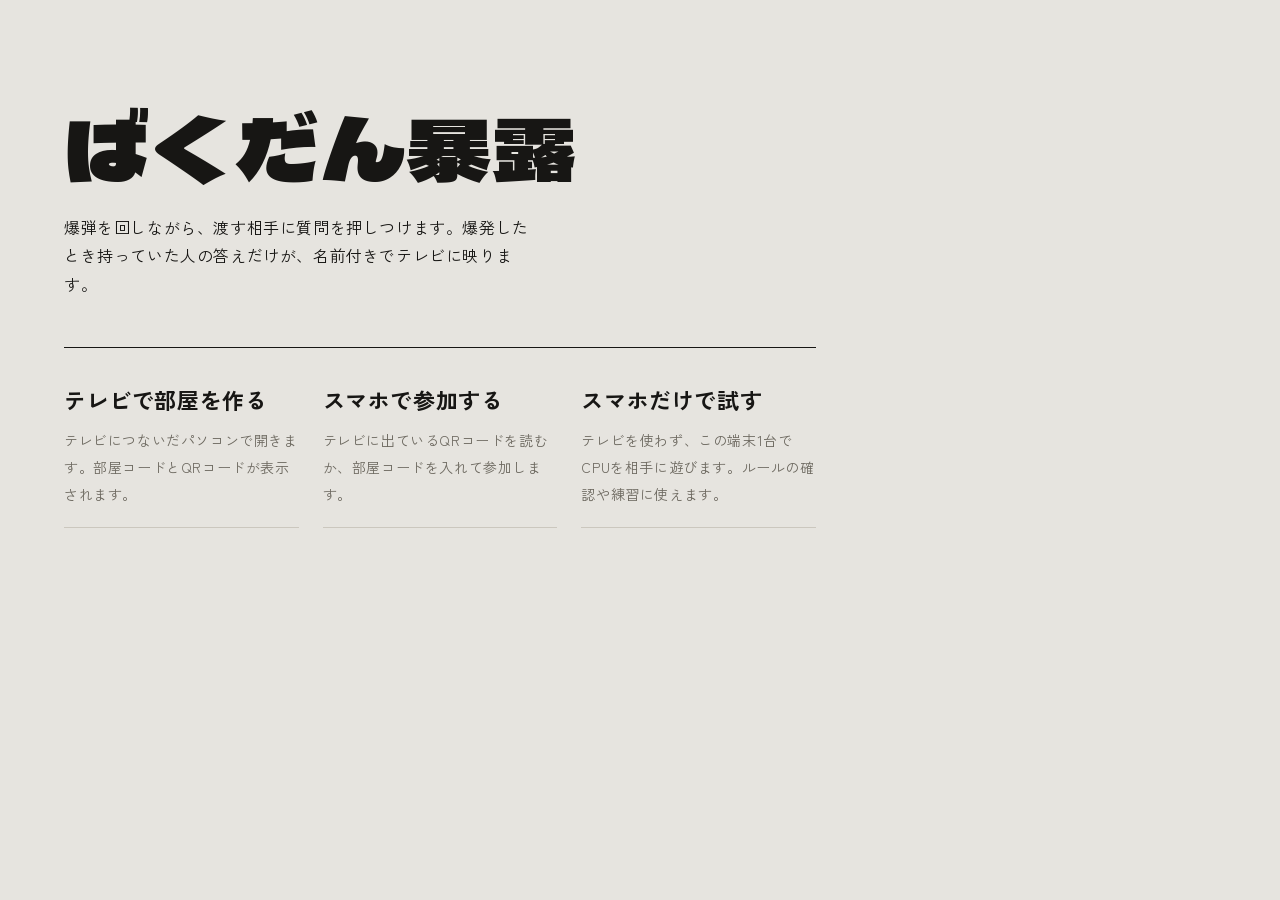
<file: index.html>
<!DOCTYPE html>
<html lang="ja">
<head>
<meta charset="utf-8">
<meta name="viewport" content="width=device-width,initial-scale=1">
<title>ばくだん暴露</title>
<link rel="preconnect" href="https://fonts.googleapis.com"><link rel="preconnect" href="https://fonts.gstatic.com" crossorigin>
<link href="https://fonts.googleapis.com/css2?family=Dela+Gothic+One&family=Zen+Kaku+Gothic+New:wght@400;500;700&display=swap" rel="stylesheet">
<link rel="stylesheet" href="css/style.css">
</head>
<body>
<main class="entry">
  <h1 class="dg">ばくだん暴露</h1>
  <p class="lead">爆弾を回しながら、渡す相手に質問を押しつけます。爆発したとき持っていた人の答えだけが、名前付きでテレビに映ります。</p>
  <nav class="doors">
    <a href="tv.html" id="tvlink"><b>テレビで部屋を作る</b><span>テレビにつないだパソコンで開きます。部屋コードとQRコードが表示されます。</span></a>
    <a href="phone.html" id="phlink"><b>スマホで参加する</b><span>テレビに出ているQRコードを読むか、部屋コードを入れて参加します。</span></a>
    <a href="solo.html"><b>スマホだけで試す</b><span>テレビを使わず、この端末1台でCPUを相手に遊びます。ルールの確認や練習に使えます。</span></a>
  </nav>
</main>
<script>
if(new URLSearchParams(location.search).has('local')){document.getElementById('tvlink').href='tv.html?local';document.getElementById('phlink').href='phone.html?local';}
</script>
</body>
</html>
</file>
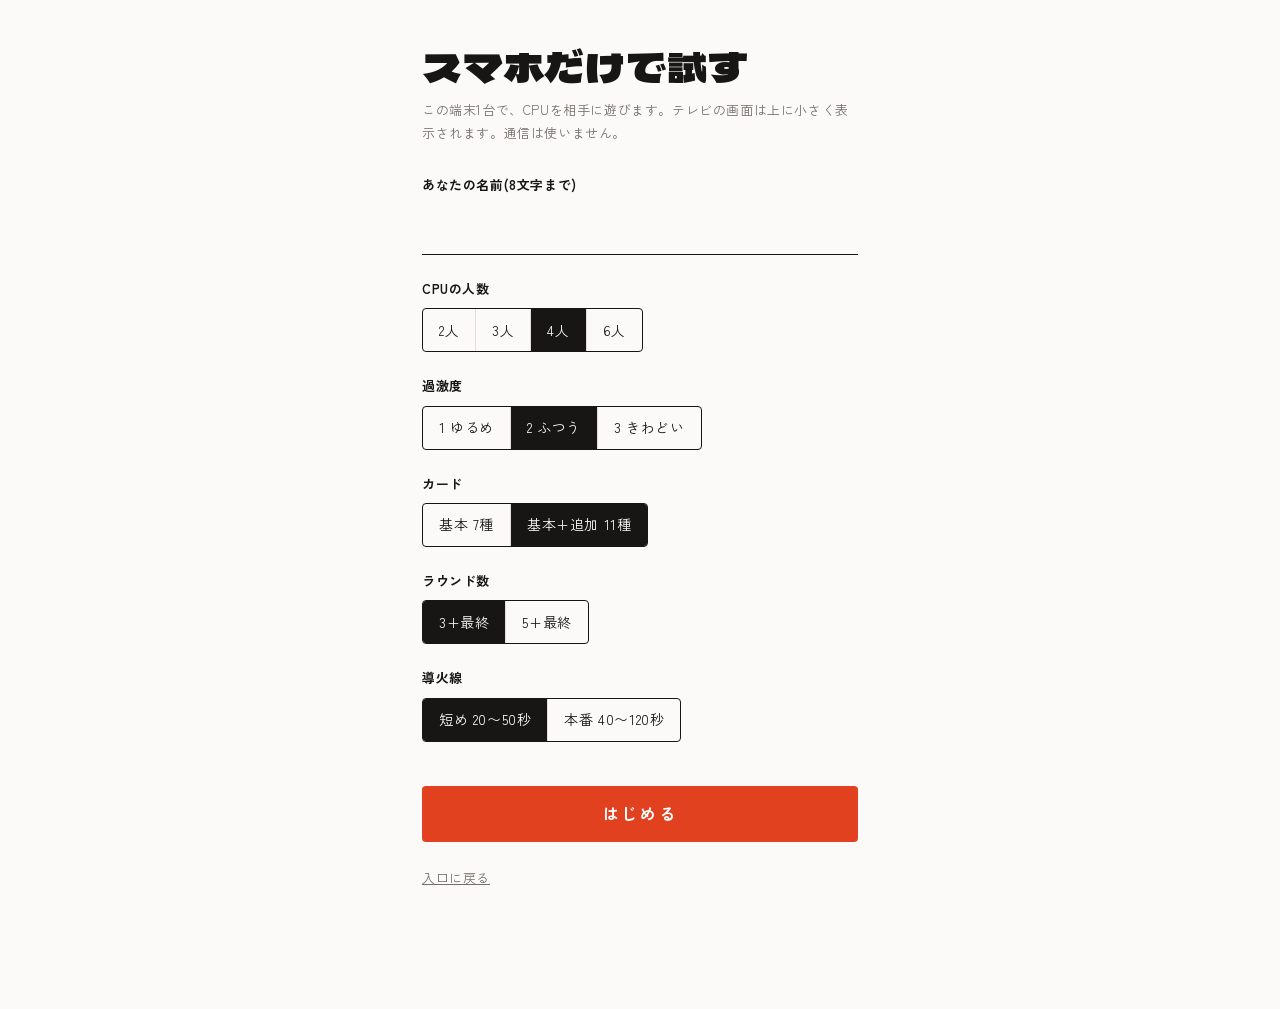
<file: solo.html>
<!DOCTYPE html>
<html lang="ja">
<head>
<meta charset="utf-8">
<meta name="viewport" content="width=device-width,initial-scale=1,viewport-fit=cover">
<meta name="theme-color" content="#fbfaf8">
<title>ばくだん暴露 スマホだけで試す</title>
<link rel="preconnect" href="https://fonts.googleapis.com"><link rel="preconnect" href="https://fonts.gstatic.com" crossorigin>
<link href="https://fonts.googleapis.com/css2?family=Dela+Gothic+One&family=Zen+Kaku+Gothic+New:wght@400;500;700&display=swap" rel="stylesheet">
<link rel="stylesheet" href="css/style.css">
</head>
<body class="php solo">
<main class="scr" id="setup">
  <h1 class="dg jt">スマホだけで試す</h1>
  <p class="mu">この端末1台で、CPUを相手に遊びます。テレビの画面は上に小さく表示されます。通信は使いません。</p>
  <form id="sf" class="jf sf" novalidate>
    <label><span>あなたの名前(8文字まで)</span><input name="name" maxlength="8" autocomplete="nickname"></label>
    <fieldset><legend>CPUの人数</legend><div class="seg">
      <label><input type="radio" name="cpus" value="2">2人</label><label><input type="radio" name="cpus" value="3">3人</label>
      <label><input type="radio" name="cpus" value="4" checked>4人</label><label><input type="radio" name="cpus" value="6">6人</label></div></fieldset>
    <fieldset><legend>過激度</legend><div class="seg">
      <label><input type="radio" name="level" value="1">1 ゆるめ</label><label><input type="radio" name="level" value="2" checked>2 ふつう</label><label><input type="radio" name="level" value="3">3 きわどい</label></div></fieldset>
    <fieldset><legend>カード</legend><div class="seg">
      <label><input type="radio" name="extra" value="0">基本 7種</label><label><input type="radio" name="extra" value="1" checked>基本+追加 11種</label></div></fieldset>
    <fieldset><legend>ラウンド数</legend><div class="seg">
      <label><input type="radio" name="rounds" value="3" checked>3+最終</label><label><input type="radio" name="rounds" value="5">5+最終</label></div></fieldset>
    <fieldset><legend>導火線</legend><div class="seg">
      <label><input type="radio" name="short" value="1" checked>短め 20〜50秒</label><label><input type="radio" name="short" value="0">本番 40〜120秒</label></div></fieldset>
    <p class="err" id="serr"></p>
    <button class="go" type="submit">はじめる</button>
  </form>
  <p class="mu back"><a href="index.html">入口に戻る</a></p>
</main>
<div class="tv" id="tv" hidden><div class="in"></div></div>
<div id="host" hidden></div>
<div class="scr" id="pwrap" hidden><div class="sb" id="sb"></div><div id="pn"></div><div id="pm"></div><div id="pc"></div></div>
<div id="pctl"></div>
<script type="module">
const f = document.getElementById('sf');
try { const s = JSON.parse(localStorage.getItem('bk-join') || '{}'); if (s.name) f.name.value = s.name; } catch (e) { }
f.addEventListener('submit', async e => {
  e.preventDefault();
  const name = f.name.value.trim().slice(0, 8);
  if (!name) { document.getElementById('serr').textContent = '名前を入れてください。'; return; }
  window.BK_FORCE_LOCAL = true;
  window.BK_SOLO = { name, cpus: +f.cpus.value, set: { level: +f.level.value, extra: f.extra.value === '1', rounds: +f.rounds.value, short: f.short.value === '1' } };
  try { sessionStorage.removeItem('bk-uid'); } catch (x) { }
  document.getElementById('setup').hidden = true;
  document.getElementById('tv').hidden = false;
  document.getElementById('pwrap').hidden = false;
  await import('./js/tv.js');
  await import('./js/phone.js');
});
</script>
</body>
</html>
</file>
<file: css/style.css>
/* VOICE: 宅飲みの夜の悪ふざけ。説明は最小、見せ場だけ大きく
   IDEA: 暗い部屋のテレビ放送と、手元の紙の札。爆発の瞬間だけ画面が朱に染まる
   PICTURE: テレビを横切る導火線。持ち主の名前と質問を放送の字幕のように大きく
   COLOUR: 墨色の画面、白い手元、朱は火花・爆発・主ボタンだけ
   TYPE / LAYOUT: Dela Gothic One(名前・数字)+ Zen Kaku Gothic New/罫線で区切り、箱で囲わない */
:root{color-scheme:light dark;--bg:light-dark(#e6e4df,#0d0c0b);--ink:light-dark(#171614,#ebe8e2);--sub:light-dark(#6c685f,#98938a);--rule:light-dark(#cbc7be,#2c2a27);--red:#e1411e;
 --tv:#0f0e0d;--tvink:#eeebe5;--tvsub:#8a857b;--tvrule:#2a2825;--rope:#c8b48b;
 --scr:#fbfaf8;--pink:#171614;--psub:#75716a;--prule:#e3dfd7;--field:#f0eee9}
:root[data-theme=light]{color-scheme:light}:root[data-theme=dark]{color-scheme:dark}
*{box-sizing:border-box;min-width:0}
body{margin:0;background:var(--bg);color:var(--ink);font:15px/1.8 "Zen Kaku Gothic New",sans-serif;letter-spacing:.04em;overflow-x:clip}
.dg{font-family:"Dela Gothic One",sans-serif;font-weight:400;font-feature-settings:"palt";letter-spacing:.02em}
button{font:inherit;color:inherit;letter-spacing:inherit;cursor:pointer}
:focus-visible{outline:2px solid currentColor;outline-offset:2px}
[hidden]{display:none!important}
.top{display:flex;justify-content:space-between;align-items:center;gap:16px;flex-wrap:wrap;padding:16px max(4vw,16px);border-bottom:1px solid var(--rule)}
.top .dg{font-size:20px}
.top p{margin:0;font-size:13px;color:var(--sub)}

/* ---- 設定 ---- */
.setup{display:grid;grid-template-columns:minmax(0,1.1fr) minmax(0,.9fr);gap:clamp(32px,8vw,120px);padding:clamp(36px,7vw,96px) max(5vw,16px) 96px;max-width:1280px}
.setup h1{font-size:clamp(42px,6vw,76px);line-height:1.08;margin:0 0 28px}
.setup .lead{font-size:16px;max-width:30em;margin:0 0 44px}
.rules{margin:0;border-top:1px solid var(--ink)}
.rules div{display:grid;grid-template-columns:6.5em minmax(0,1fr);gap:16px;padding:14px 0;border-bottom:1px solid var(--rule)}
.rules dt{font-weight:700}.rules dd{margin:0}
.f{display:block;margin:0 0 30px;border:0;padding:0}
.f>legend,.f>.lb{display:block;font-size:13px;font-weight:700;margin-bottom:10px;padding:0}
.f small{display:block;color:var(--sub);font-size:12px;margin-top:8px;line-height:1.7}
.f input[type=text]{width:100%;border:0;border-bottom:1px solid var(--ink);background:transparent;color:var(--ink);font:inherit;font-size:18px;padding:6px 0 8px;border-radius:0}
.seg{display:inline-flex;flex-wrap:wrap;border:1px solid var(--ink);border-radius:4px;overflow:hidden}
.seg label{position:relative;display:flex;align-items:center;min-height:42px;padding:0 16px;font-size:14px;cursor:pointer;border-right:1px solid var(--rule)}
.seg label:last-child{border-right:0}
.seg input{position:absolute;opacity:0;pointer-events:none}
.seg label:has(input:checked){background:var(--ink);color:var(--bg)}
.seg label:has(input:focus-visible){outline:2px solid var(--red);outline-offset:-2px}
.start{width:100%;min-height:56px;border:0;border-radius:4px;background:var(--red);color:#fff;font-weight:700;font-size:16px;letter-spacing:.16em;margin-top:8px}
.ferr{color:var(--red);font-size:13px;min-height:1.6em;margin:0}
@media(max-width:860px){.setup{grid-template-columns:minmax(0,1fr)}}

/* ---- 試合 ---- */
.stage{display:grid;grid-template-columns:minmax(0,1fr) 380px;gap:clamp(28px,4vw,56px);padding:28px max(4vw,16px) 72px;align-items:start}
@media(max-width:1040px){.stage{grid-template-columns:minmax(0,1fr)}.dev{margin:0 auto}}
.cap{font-size:12px;color:var(--sub);margin:0 0 10px;letter-spacing:.12em}

.tv{aspect-ratio:16/9;background:var(--tv);color:var(--tvink);border-radius:3px;position:relative;overflow:hidden;container-type:inline-size}
.tv.red{background:var(--red);color:var(--tv)}
.tv .in{position:absolute;inset:0;padding:3.8cqw 5cqw 3.2cqw;display:flex;flex-direction:column}
.meta{display:flex;justify-content:space-between;gap:4cqw;font-size:1.5cqw;color:var(--tvsub);padding-bottom:1.3cqw;border-bottom:1px solid var(--tvrule);line-height:1.5}
.meta span:last-child{text-align:right;color:var(--tvink)}
.who{font-size:7.4cqw;line-height:1.05;margin-top:3.2cqw}
.who small{font-family:"Zen Kaku Gothic New",sans-serif;font-size:1.9cqw;color:var(--tvsub);margin-left:1.4cqw;letter-spacing:.08em}
.qlab{font-size:1.45cqw;color:var(--tvsub);margin-top:2.8cqw}
.qq{font-size:2.9cqw;line-height:1.5;font-weight:500;margin-top:.6cqw;max-width:82cqw;text-indent:-1em;padding-left:1em;line-break:strict}
.qq::before{content:"「"}.qq::after{content:"」"}
.fuse{flex:1;display:flex;align-items:flex-end;min-height:0}
.fuse svg{width:100%;height:12.5cqw;display:block}
.roster{display:flex;flex-wrap:wrap;border-top:1px solid var(--tvrule);margin-top:1.6cqw}
.roster>span{display:flex;align-items:center;gap:.9cqw;font-size:1.65cqw;padding:1.3cqw 2.4cqw 0 0;margin-right:2.4cqw;color:var(--tvink)}
.roster .on::before{content:"";width:.9cqw;height:.9cqw;border-radius:50%;background:var(--red)}
.pv{width:1.4cqw;height:1.2cqw;color:var(--tvsub);flex:none}
.duo{flex:1;display:grid;grid-template-columns:1fr 1fr;min-height:0}
.duo>div{display:flex;flex-direction:column;padding-right:3cqw}
.duo>div+div{border-left:1px solid var(--tvrule);padding:0 0 0 3cqw}
.duo .who{font-size:4.8cqw;margin-top:2.6cqw}
.duo .qq{font-size:2cqw;max-width:none}
.duo .fuse svg{height:8.5cqw}
.duo .gone{color:var(--tvrule)}
.center{flex:1;display:flex;flex-direction:column;justify-content:center;align-items:flex-start}
.center .k{font-size:1.8cqw;color:var(--tvsub)}
.center .h{font-size:8.6cqw;line-height:1.05;margin-top:1.4cqw}
.boom .k{color:var(--tv);opacity:.7}
.boom .h{font-size:16cqw;line-height:1}
.boom .nm{font-size:5cqw;margin-top:1.6cqw}
.boom .cd{font-size:2cqw;margin-top:2cqw}
.rv{flex:1;display:grid;align-content:center;gap:0}
.rv>div{display:grid;grid-template-columns:minmax(0,.7fr) minmax(0,2.3fr);gap:4cqw;padding:2.6cqw 0}
.rv>div+div{border-top:1px solid var(--tvrule)}
.rv .nm{font-size:3.8cqw;line-height:1.15;overflow-wrap:anywhere;word-break:break-all}
.rv .tg{font-size:1.5cqw;color:var(--tvsub);margin-top:1cqw}
.rv .rq{font-size:1.5cqw;color:var(--tvsub);margin-top:1.6cqw;line-height:1.6}
.rv .ra{font-size:4.3cqw;line-height:1.4;font-weight:700;text-indent:-1em;padding-left:1em;overflow-wrap:anywhere;line-break:strict}
.rv .ra::before{content:"「"}.rv .ra::after{content:"」"}
.rv .ra.none{font-weight:500;color:var(--tvsub);text-indent:0;padding:0}.rv .ra.none::before,.rv .ra.none::after{content:none}
.rv.two .ra{font-size:2.9cqw}.rv.two .nm{font-size:3cqw}.rv.two>div{padding:1.8cqw 0}
.rv .pt{font-size:1.5cqw;color:var(--tvsub);margin-top:1.2cqw}
.foot{font-size:1.5cqw;color:var(--tvsub);border-top:1px solid var(--tvrule);padding-top:1.3cqw}
.foot b{color:var(--tvink);font-weight:500}
.ttl{font-size:4.4cqw;margin-top:2.6cqw}
.tbl{display:grid;grid-template-columns:1fr 1fr;column-gap:6cqw;margin-top:2.2cqw}
.tbl.one{grid-template-columns:1fr}
.tr{display:grid;grid-template-columns:3cqw minmax(0,1fr) auto;align-items:baseline;gap:1.4cqw;padding:1cqw 0;border-bottom:1px solid var(--tvrule);font-size:2.2cqw}
.tr .num{font-size:2.6cqw}
.tr .r{color:var(--tvsub);font-size:1.8cqw}
.ends{flex:1;display:grid;grid-template-columns:minmax(0,.85fr) minmax(0,1.15fr);gap:5cqw;min-height:0;margin-top:2.6cqw}
.ends .tr{font-size:1.9cqw;padding:.75cqw 0}
.ends .tr .num{font-size:2.2cqw}
.sum h3{font-size:1.5cqw;font-weight:500;color:var(--tvsub);margin:0 0 .6cqw}
.sum p{margin:0;padding:.9cqw 0;border-bottom:1px solid var(--tvrule);font-size:1.45cqw;line-height:1.55;color:var(--tvsub)}
.sum p b{color:var(--tvink);font-weight:700;margin-right:.8cqw}
.sum p span{display:block;color:var(--tvink);font-size:1.7cqw}
.host{display:flex;gap:10px;flex-wrap:wrap;align-items:center;margin-top:14px}
.hb{min-height:42px;padding:0 16px;border:1px solid var(--ink);border-radius:4px;background:transparent;font-size:14px;font-weight:700}
.hb.main{background:var(--red);border-color:var(--red);color:#fff;min-width:9em}
.host p{margin:0;font-size:12px;color:var(--sub)}

/* ---- スマホ ---- */



.sb{display:flex;justify-content:space-between;font-size:12px;color:var(--psub);padding:2px 0 14px}
.sb b{color:var(--pink);font-weight:700}
body.red .sb,body.red .sb b{color:#fff}
.band{display:flex;justify-content:space-between;align-items:center;gap:12px;background:var(--pink);color:var(--scr);margin:0 -22px;padding:16px 22px}
.band p{margin:0;font-size:14px;font-weight:700}
.band .bs{font-size:12px;font-weight:400;opacity:.7;margin-top:2px;font-variant-numeric:tabular-nums}
.band b{font-size:40px;font-weight:700;line-height:1;font-variant-numeric:tabular-nums;letter-spacing:0}
.peek{margin:0;font-size:13px;font-weight:700;padding-top:10px}
.peek:empty{display:none}
.blk{padding:20px 0;border-bottom:1px solid var(--prule)}
.blk>.h{display:flex;justify-content:space-between;gap:12px;align-items:baseline;margin:0 0 10px;font-size:13px;font-weight:700}
.blk>.h span+span{font-weight:400;color:var(--psub);font-size:12px}
.qt{font-size:18px;font-weight:700;line-height:1.6;margin:0 0 12px}
textarea{width:100%;border:0;border-radius:4px;background:var(--field);color:var(--pink);font:inherit;font-size:16px;line-height:1.6;padding:12px 14px;resize:vertical}
.chips{display:flex;flex-wrap:wrap;gap:6px;margin-top:10px}
.chip{min-height:36px;padding:0 13px;border:1px solid var(--prule);border-radius:999px;background:#fff;font-size:14px}
.chip.on{background:var(--pink);border-color:var(--pink);color:var(--scr)}
.warn{margin:8px 0 0;font-size:12px;color:var(--psub);line-height:1.6}
.warn:empty{display:none}
.warn::before{content:"注意 ";font-weight:700;color:var(--pink)}
.grid2{display:grid;grid-template-columns:repeat(2,minmax(0,1fr));gap:8px}
.opt{display:flex;justify-content:space-between;align-items:center;gap:8px;min-height:48px;padding:0 12px;border:1px solid var(--prule);border-radius:4px;background:#fff;text-align:left;font-size:15px;font-weight:500}
.opt.on{background:var(--pink);border-color:var(--pink);color:var(--scr)}
.opt .pv{width:15px;height:13px;color:currentColor;opacity:.6}
.ch{display:flex;gap:12px;align-items:flex-start;width:100%;text-align:left;padding:12px 0;border:0;border-bottom:1px solid var(--prule);background:none;font-size:15px;line-height:1.6}
.ch:last-child{border-bottom:0}
.dot{flex:none;width:18px;height:18px;margin-top:3px;border:1.5px solid var(--pink);border-radius:50%}
.ch.on .dot{border-width:6px}
.ch.on{font-weight:700}
.own{margin-top:6px}
.seal{margin:14px 0 0;padding:12px 0;border-top:1px solid var(--pink);border-bottom:1px solid var(--pink);font-size:13px;line-height:1.7}
.row{display:flex;gap:8px;flex-wrap:wrap;margin-top:12px}
.ol{min-height:44px;padding:0 14px;border:1px solid var(--pink);border-radius:4px;background:transparent;font-size:14px;font-weight:700}
.ol:disabled{opacity:.35;cursor:not-allowed}
.go{width:100%;min-height:56px;margin-top:22px;border:0;border-radius:4px;background:var(--red);color:#fff;font-size:16px;font-weight:700;letter-spacing:.16em}
.err{margin:12px 0 0;font-size:13px;color:var(--red);font-weight:700}
.err:empty{display:none}
.st{font-size:26px;line-height:1.3;margin:24px 0 6px}
.mu{margin:0;font-size:13px;color:var(--psub)}
.note{margin:0 0 4px;padding:12px 0;border-bottom:1px solid var(--prule);font-size:13px;line-height:1.7}
.note b{margin-right:8px}
.hand{margin-top:30px}
.hand>.h{display:flex;justify-content:space-between;align-items:center;gap:8px;font-size:13px;font-weight:700;padding-bottom:10px;border-bottom:1px solid var(--pink)}
.fd{display:grid;grid-template-columns:44px minmax(0,1fr);gap:16px;padding:16px 0;border-bottom:1px solid var(--prule)}
.tag{writing-mode:vertical-rl;display:flex;align-items:center;justify-content:center;width:44px;min-height:112px;border:1.5px solid var(--pink);border-radius:3px;font-family:"Dela Gothic One",sans-serif;font-size:17px;letter-spacing:.24em;padding:10px 0}
.fd .w{margin:0;font-size:12px;color:var(--psub)}
.fd .d{margin:2px 0 0;font-size:13px;line-height:1.7}
.fd .x{margin:8px 0 0;font-size:12px;color:var(--psub)}
.empty{padding:16px 0;font-size:13px;color:var(--psub);margin:0}
.sw{display:inline-flex;border:1px solid var(--pink);border-radius:4px;overflow:hidden}
.sw button{min-height:32px;padding:0 10px;border:0;background:none;font-size:12px;font-weight:700}
.sw button.on{background:var(--pink);color:var(--scr)}
.red .st{font-size:28px}
.red .cdn{font-size:96px;font-weight:700;line-height:1;margin:18px 0 0;font-variant-numeric:tabular-nums}
.red .bo{display:grid;gap:10px;margin-top:28px}
.red .bo button{min-height:56px;border:1.5px solid #fff;border-radius:4px;background:transparent;color:#fff;font-weight:700;font-size:16px;text-align:left;padding:0 16px}
.red .bo p{margin:0;font-size:12px;line-height:1.7;opacity:.85}
.big{font-size:64px;font-weight:700;line-height:1;margin:16px 0 6px;font-variant-numeric:tabular-nums;letter-spacing:0}

.ic{fill:none;stroke:currentColor;stroke-width:2.4;stroke-linecap:round;stroke-linejoin:round;flex:none}
.ic .a{fill:var(--red);stroke:none}.ic .as{stroke:var(--red)}.ic .tp{stroke-width:5}
.ic .at{fill:var(--red);stroke:none;font:700 18px "Zen Kaku Gothic New",sans-serif}.ic .kt{fill:currentColor;stroke:none;font:700 14px "Zen Kaku Gothic New",sans-serif;text-anchor:middle}
.flash{position:absolute;left:5cqw;bottom:7.8cqw;width:57cqw;height:11.5cqw;background:var(--tv);display:flex;align-items:center;gap:2.6cqw;border-left:.4cqw solid var(--red);padding-left:2.4cqw}
.flash .ic.lg{width:9cqw;height:9cqw;stroke-width:2.2}
.flash p{margin:0;line-height:1.35}.flash .fw{font-size:1.6cqw;color:var(--tvsub)}.flash .fn{font-size:3.6cqw}.flash .fl{font-size:1.6cqw;color:var(--tvink);margin-top:.4cqw}
.boom .k{display:flex;align-items:center;gap:1cqw}.boom .ic.sm{width:3.4cqw;height:3.4cqw;stroke:var(--tv)}
.burst{position:absolute;right:3cqw;top:50%;width:42cqw;height:42cqw;transform:translateY(-50%)}
.ill{position:absolute;right:4cqw;top:50%;width:40cqw;height:30cqw;transform:translateY(-50%)}
.center{position:relative;z-index:1}
.tag{writing-mode:horizontal-tb!important;flex-direction:column;gap:8px;width:64px!important;min-height:140px!important;padding:10px 0!important;justify-content:flex-start!important}
.tag .ic{width:44px;height:44px}
.tag .vn{writing-mode:vertical-rl;letter-spacing:.22em}
.fd{grid-template-columns:64px minmax(0,1fr)!important}
.wi{display:inline-flex;align-items:center;gap:8px}.wi .ic{width:28px;height:28px}
.red .bo .wi .ic{width:30px;height:30px}
.cat{grid-column:1/-1;border-top:1px solid var(--ink);padding-top:28px}
.cat h2{font-size:28px;margin:0 0 6px}
.cat>p{margin:0 0 22px;color:var(--sub);font-size:14px}
.cl{display:grid;grid-template-columns:repeat(auto-fill,minmax(250px,1fr));gap:0 36px}
.ci{display:grid;grid-template-columns:56px minmax(0,1fr);gap:14px;padding:16px 0;border-bottom:1px solid var(--rule)}
.ci .ic{width:56px;height:56px}
.ci b{font-size:16px}.ci span{display:block;font-size:12px;color:var(--sub)}
.ci p{margin:4px 0 0;font-size:13px;line-height:1.7}
.tci{grid-template-columns:72px minmax(0,1fr)}.ti.ct{width:72px;height:72px}

.tyg{flex:1;display:grid;grid-template-columns:repeat(3,minmax(0,1fr));gap:0 3.4cqw;align-content:start;margin-top:1.6cqw}
.tyg>div{padding:1.6cqw 0;border-bottom:1px solid var(--tvrule)}
.tyg .tn{margin:0;font-size:1.5cqw;color:var(--tvsub)}
.tyg .tc{margin:.2cqw 0 0;font-size:3.2cqw;line-height:1.1;letter-spacing:.12em}
.tyg .tt{margin:.4cqw 0 0;font-size:1.75cqw;font-weight:700;white-space:nowrap}
.tyg .tl{margin:.4cqw 0 0;font-size:1.35cqw;color:var(--tvsub);line-height:1.5}
.tyg.many .tl{display:none}.tyg.many>div{padding:1.1cqw 0}
.tyc{font-size:72px;line-height:1;margin:6px 0 0;letter-spacing:.12em}
.tyn{font-size:26px;line-height:1.3;margin:10px 0 0}
.tyd{font-size:14px;line-height:1.85;margin:12px 0 0}
.axs{margin-top:22px;border-top:1px solid var(--pink)}
.axr{padding:12px 0;border-bottom:1px solid var(--prule)}
.axl{display:flex;justify-content:space-between;font-size:12px;color:var(--psub)}
.axl .on{color:var(--pink);font-weight:700}
.axb{position:relative;height:2px;background:var(--prule);margin:10px 6px 4px}
.axb i{position:absolute;top:50%;width:12px;height:12px;margin:-6px 0 0 -6px;border-radius:50%;background:var(--pink)}
.tys{margin:18px 0 10px}
.tys div{display:flex;justify-content:space-between;gap:12px;padding:7px 0;border-bottom:1px solid var(--prule);font-size:13px}
.tys dt{color:var(--psub)}.tys dd{margin:0;font-weight:700}

.ti{fill:none;stroke:currentColor;stroke-width:3;stroke-linecap:round;stroke-linejoin:round;flex:none}
.ti .fl{fill:var(--field)}.ti .th{stroke-width:2;stroke:var(--psub)}.ti .hl{stroke:#fff;stroke-width:3}.ti .a{fill:var(--red);stroke:none}.ti .as{stroke:var(--red)}
.tv .ti .fl{fill:#24221f}.tv .ti .th{stroke:var(--tvsub)}.tv .ti .hl{stroke:#55514a}
.tyg>div{display:grid;grid-template-columns:7.4cqw minmax(0,1fr);gap:1.6cqw;align-items:start}
.ti.tvi{width:7.4cqw;height:7.4cqw;margin-top:.6cqw}
.tyg.many .ti.tvi{width:5.6cqw;height:5.6cqw}.tyg.many>div{grid-template-columns:5.6cqw minmax(0,1fr)}
.tyh{display:grid;grid-template-columns:96px minmax(0,1fr);gap:14px;align-items:center;margin-top:8px}
.ti.ph{width:96px;height:96px}
.tyh .tyc{font-size:48px;margin:0}.tyh .tyn{font-family:"Zen Kaku Gothic New",sans-serif;font-weight:700;font-size:19px;margin:6px 0 0;letter-spacing:.04em}
.tyq{margin:14px 0 0;font-size:14px;font-weight:700;line-height:1.8}
.tyx{margin-top:22px}
.tyx h4{margin:20px 0 4px;font-size:13px}
.tyx p{margin:0;font-size:14px;line-height:1.85}
.pair{display:grid;grid-template-columns:1fr 1fr;gap:10px;margin-top:6px}
.pair>div{display:flex;align-items:center;gap:8px;border-top:1px solid var(--prule);padding-top:10px}
.ti.sm{width:52px;height:52px}
.pair p{font-size:13px;font-weight:700;line-height:1.5}.pair span{display:block;font-size:11px;font-weight:400;color:var(--psub)}
@media(max-width:600px){.rules div{grid-template-columns:minmax(0,1fr);gap:2px}.dev{border-width:6px;border-radius:30px}}

/* ===== テレビのページ ===== */
body.tvp{margin:0;background:#000;height:100vh;overflow:hidden}
.tvp .tv{position:absolute;left:50%;top:50%;width:min(100vw,177.78vh);height:min(56.25vw,100vh);aspect-ratio:auto;transform:translate(-50%,-50%);border-radius:0}
#host{position:fixed;right:14px;bottom:12px;display:flex;gap:8px;z-index:5}
#host button{min-height:40px;padding:0 14px;border:1px solid #55514a;background:#0f0e0d;color:#bdb8ae;border-radius:4px;font-weight:700;font-size:13px;opacity:.55}
#host button:hover,#host button:focus-visible{opacity:1}
#host button.main{background:var(--red);border-color:var(--red);color:#fff;opacity:1}
body.local::before{content:"試験モード(この端末の中だけで動きます)";position:fixed;left:12px;top:8px;font-size:12px;color:#8a857b;z-index:6}
.lobby{position:absolute;inset:0;display:grid;grid-template-columns:minmax(0,1fr) minmax(0,1fr);gap:5cqw;padding:4.4cqw 5cqw}
.lobby .k{font-size:1.5cqw;color:var(--tvsub);margin:0}
.lb-l h1{font-size:6.4cqw;line-height:1.05;margin:.8cqw 0 3.2cqw}
.qrw{display:grid;grid-template-columns:16cqw minmax(0,1fr);gap:2.6cqw;align-items:start}
#qr{width:16cqw;height:16cqw;background:#eeebe5;padding:1cqw;display:grid;place-items:center}
#qr img,#qr canvas{width:100%!important;height:auto!important;display:block}
#qr canvas{display:none!important}
.noqr{color:var(--tv);font-size:1.3cqw;line-height:1.5;padding:1cqw}
.code{font-size:4.4cqw;letter-spacing:.06em;line-height:1.1;margin:.6cqw 0 1.6cqw;white-space:nowrap}
.url{font-size:1.15cqw;color:var(--tvsub);word-break:break-all;line-height:1.5;margin:0}
.lb-r{display:flex;flex-direction:column;border-left:1px solid var(--tvrule);padding-left:4cqw;min-height:0}
.lb-r>*{flex-shrink:0}
.pl{display:flex;flex-wrap:wrap;gap:.8cqw 2.2cqw;margin:1.2cqw 0 2.2cqw;font-size:2.1cqw;min-height:4cqw;align-content:flex-start}
.pl span{display:inline-flex;align-items:center;gap:.7cqw}
.pl .off{color:var(--tvsub)}
.pl em{font-style:normal;color:var(--tvsub);font-size:1.8cqw}
.pl button{background:none;border:0;color:#55514a;font-size:1.5cqw;padding:0 .3cqw;cursor:pointer}
.pl button:hover{color:var(--tvink)}
.ctrl{font-style:normal;font-size:1.1cqw;border:1px solid var(--tvsub);padding:.1cqw .5cqw;border-radius:.3cqw;color:var(--tvsub)}
.sets{display:grid;grid-template-columns:auto 1fr;gap:.9cqw 2cqw;align-items:center}
.sets .k{margin:0}
.tseg{display:inline-flex;justify-self:start;border:1px solid #55514a;border-radius:.4cqw;overflow:hidden}
.tseg button{background:none;border:0;border-right:1px solid var(--tvrule);color:var(--tvink);font-size:1.25cqw;padding:.55cqw 1cqw;white-space:nowrap;cursor:pointer;font-family:inherit}
.tseg button:last-child{border-right:0}
.tseg button.on{background:var(--tvink);color:var(--tv)}
.lmsg{font-size:1.35cqw;color:var(--tvsub);margin:auto 0 1.2cqw;padding-top:1.6cqw}
.tgo{align-self:flex-start;min-height:4.6cqw;padding:0 5cqw;border:0;border-radius:.4cqw;background:var(--red);color:#fff;font-size:1.8cqw;font-weight:700;letter-spacing:.16em;cursor:pointer;font-family:inherit}
.tgo:disabled{opacity:.3;cursor:not-allowed}
.roster .off{opacity:.4}

/* ===== スマホのページ ===== */
body.php{background:var(--scr);color:var(--pink);min-height:100vh;color-scheme:light}
body.php.red{background:var(--red);color:#fff}
.php .scr{max-width:480px;margin:0 auto;padding:16px 22px 120px}
.php .sb{border-bottom:1px solid var(--prule);margin-bottom:4px}
body.php.red .sb{border-color:rgba(255,255,255,.4)}
.php .mu a{color:inherit}
.jt{font-size:40px;line-height:1.1;margin:28px 0 10px}
.jf{margin-top:28px}
.jf label{display:block;margin-bottom:22px}
.jf span{display:block;font-size:13px;font-weight:700;margin-bottom:6px}
.jf input{width:100%;border:0;border-bottom:1.5px solid var(--pink);background:transparent;font:inherit;font-size:22px;padding:6px 0;border-radius:0;color:var(--pink);letter-spacing:.08em}
.jf input[name=code]{text-transform:uppercase;letter-spacing:.3em;font-family:"Dela Gothic One",sans-serif}
.lobbyp{margin:22px 0;border-top:1px solid var(--pink)}
.lobbyp .h{font-size:13px;font-weight:700;margin:12px 0 6px}
.lobbyp span{display:inline-flex;align-items:center;gap:6px;margin:4px 14px 4px 0;font-size:17px}
.lobbyp .off{color:var(--psub)}
.lobbyp i{font-style:normal;font-size:11px;border:1px solid var(--psub);border-radius:3px;padding:0 5px;color:var(--psub)}
#pctl{position:fixed;left:0;right:0;bottom:0;display:flex;gap:8px;justify-content:center;padding:10px 16px calc(10px + env(safe-area-inset-bottom));background:var(--scr);border-top:1px solid var(--prule);z-index:4}
#pctl:empty{display:none}
#pctl button{min-height:48px;padding:0 18px;border-radius:4px;font-weight:700;font-size:15px;flex:1;max-width:240px}
#pctl .cg{background:var(--pink);color:var(--scr);border:0}
#pctl .cs{background:transparent;border:1px solid var(--pink);color:var(--pink)}
.ol{display:inline-flex;align-items:center;gap:6px}.ol .ic{width:22px;height:22px}
.go:disabled{opacity:.5}

/* ===== 入口 ===== */
.entry{max-width:880px;padding:clamp(40px,8vw,110px) max(5vw,20px) 80px}
.entry h1{font-size:clamp(44px,7vw,84px);line-height:1.05;margin:0 0 22px}
.entry .lead{font-size:16px;max-width:30em;margin:0 0 48px}
.doors{display:grid;grid-template-columns:repeat(3,minmax(0,1fr));gap:24px;border-top:1px solid var(--ink);padding-top:28px}
.doors a{display:block;color:inherit;text-decoration:none;padding:4px 0 20px;border-bottom:1px solid var(--rule)}
.doors b{display:block;font-size:22px;margin-bottom:6px}
.doors span{font-size:14px;color:var(--sub);line-height:1.7}
.doors a:hover b{text-decoration:underline;text-underline-offset:5px}
@media(max-width:640px){.doors{grid-template-columns:minmax(0,1fr)}}
body.php.local .scr{padding-top:30px}

/* 数字は読み間違えないよう本文書体で */
.num{font-family:"Zen Kaku Gothic New",sans-serif;font-weight:700;font-variant-numeric:tabular-nums;letter-spacing:0}
/* 最終ラウンド:持っていない爆弾を一覧で */
.ibl{margin-top:22px;border-top:1px solid var(--pink)}
.ibl p{display:flex;align-items:baseline;gap:10px;margin:0;padding:12px 0;border-bottom:1px solid var(--prule);font-size:15px}
.ibl span{font-size:12px;color:var(--psub);flex:none}
.ibl b{font-size:18px}
.ibl em{font-style:normal;font-size:12px;color:var(--psub);margin-left:auto;white-space:nowrap}
#pctl .ab{flex:none;max-width:none;min-height:40px;padding:0 14px;font-size:13px;background:transparent;border:1px solid var(--prule);color:var(--psub)}
#pctl .ab.armed{border-color:var(--red);color:var(--red)}
.pl .cpu{color:var(--tvsub)}
.pl .addcpu{align-self:center;background:none;border:1px dashed #55514a;border-radius:.4cqw;color:var(--tvsub);font-family:inherit;font-size:1.4cqw;padding:.5cqw 1.2cqw;cursor:pointer}
.pl .addcpu:hover{color:var(--tvink);border-color:var(--tvsub)}

/* ===== スマホだけで試す ===== */
.solo .sf fieldset{border:0;padding:0;margin:0 0 22px}
.solo .sf legend{font-size:13px;font-weight:700;margin-bottom:8px;padding:0}
.solo .sf .seg{border-color:var(--pink)}
.solo .sf .seg label{margin:0;min-height:42px;font-size:14px;display:flex;border-color:var(--prule);color:var(--pink)}
.solo .sf .seg label:has(input:checked){background:var(--pink);color:var(--scr)}
.solo .back{margin-top:24px}
.solo.local::before{display:none}
.solo .tv{width:100%;max-width:480px;margin:0 auto;border-radius:0;aspect-ratio:auto;min-height:calc(min(100vw,480px)*.5625)}
.solo .tv .in{position:relative;inset:auto;min-height:calc(min(100vw,480px)*.5625)}
.solo .tv[data-ph=play],.solo .tv[data-ph=intro],.solo .tv[data-ph=boom]{position:sticky;top:0;z-index:3}
.solo .tv[data-ph=play] .in,.solo .tv[data-ph=intro] .in,.solo .tv[data-ph=boom] .in{height:calc(min(100vw,480px)*.5625)}
.solo .meta{font-size:max(1.5cqw,10px)}
.solo .who{font-size:8cqw;margin-top:2cqw}
.solo .who small{font-size:max(1.9cqw,10px)}
.solo .qlab{font-size:max(1.45cqw,10px);margin-top:1.6cqw}
.solo .qq{font-size:max(2.9cqw,13px)}
.solo .duo .qq{font-size:max(2cqw,11px)}
.solo .roster>span{font-size:max(1.65cqw,10px);padding-top:max(1.3cqw,5px)}
.solo .pv{width:max(1.4cqw,9px);height:max(1.2cqw,8px)}
.solo .center .k,.solo .boom .cd{font-size:max(1.8cqw,11px)}
.solo .flash .fw,.solo .flash .fl{font-size:max(1.6cqw,10px)}
.solo .flash .fn{font-size:max(3.6cqw,14px)}
.solo .rv .rq,.solo .rv .pt,.solo .rv .tg,.solo .foot{font-size:max(1.5cqw,10px)}
.solo .rv .nm{font-size:max(3.8cqw,15px)}
.solo .rv .ra{font-size:max(4.3cqw,16px)}
.solo .rv.two .ra{font-size:max(2.9cqw,13px)}
.solo .ttl{font-size:max(4.4cqw,18px)}
.solo .tr{font-size:max(2.2cqw,13px);padding:max(1cqw,5px) 0}
.solo .tr .r{font-size:max(1.8cqw,11px)}
.solo .tr .num{font-size:max(2.6cqw,14px)}
.solo .ends{grid-template-columns:minmax(0,1fr);gap:16px}
.solo .ends .tr{font-size:max(1.9cqw,13px)}
.solo .ends .tr .num{font-size:max(2.2cqw,14px)}
.solo .sum h3,.solo .sum p{font-size:max(1.45cqw,11px)}
.solo .sum p span{font-size:max(1.7cqw,13px)}
.solo .tyg{grid-template-columns:repeat(2,minmax(0,1fr))}
.solo .tyg .tn,.solo .tyg .tl{font-size:max(1.4cqw,10px)}
.solo .tyg .tc{font-size:max(3.2cqw,15px)}
.solo .tyg .tt{font-size:max(1.75cqw,11px);white-space:normal}
.solo .ti.tvi{width:max(7.4cqw,34px);height:max(7.4cqw,34px)}
.solo .tyg>div{grid-template-columns:max(7.4cqw,34px) minmax(0,1fr)}
.solo .tyg.many .tl{display:none}

/* ===== 持っているとき:タップだけで進む ===== */
.step{display:flex;align-items:baseline;gap:10px;margin:0 0 10px;font-size:15px;font-weight:700}
.step b{display:inline-grid;place-items:center;width:24px;height:24px;border-radius:50%;background:var(--pink);color:var(--scr);font-size:13px;flex:none;align-self:center}
.step span{margin-left:auto;font-weight:400;font-size:12px;color:var(--psub);text-align:right;line-height:1.5}
.pick{display:grid;grid-template-columns:repeat(2,minmax(0,1fr));gap:8px}
.pk{display:flex;align-items:center;justify-content:space-between;gap:8px;min-height:58px;padding:0 14px;border:1.5px solid var(--prule);border-radius:6px;background:#fff;color:var(--pink);font-size:18px;font-weight:700;text-align:left;line-height:1.3;overflow-wrap:anywhere}
.pk.on{background:var(--pink);border-color:var(--pink);color:var(--scr)}
.pk .pv{width:15px;height:13px;opacity:.6;flex:none}
.pk .wi{font-size:15px}
.passbar{position:fixed;left:0;right:0;bottom:0;z-index:5;max-width:480px;margin:0 auto;display:flex;align-items:center;gap:12px;padding:10px 16px calc(12px + env(safe-area-inset-bottom));background:var(--scr);border-top:1px solid var(--prule)}
.passbar .need{flex:1;margin:0;font-size:13px;color:var(--psub);line-height:1.5}
.passbar .go{flex:0 0 46%;width:auto;margin:0;min-height:54px}
.go.wait{background:#cfcac1}
body.holding #pctl{display:none}
.blk.hint{animation:hint .9s ease-out}
@keyframes hint{0%,100%{background:transparent}25%{background:#f2e6c8}}
@media(prefers-reduced-motion:reduce){.blk.hint{animation:none}}
.ownq{margin-top:8px}
.ownq input{width:100%;border:0;border-bottom:1.5px solid var(--pink);border-radius:0;background:transparent;color:var(--pink);font:inherit;font-size:17px;padding:8px 0}
.ownq .x{margin:6px 0 0;font-size:12px;color:var(--psub)}

/* 爆発した人の、このラウンドのほかの答え */
.rv .more{margin-top:1.8cqw}
.rv .more p{display:flex;justify-content:space-between;align-items:baseline;gap:2cqw;margin:0;padding:.6cqw 0;border-bottom:1px solid var(--tvrule);font-size:1.6cqw;line-height:1.45}
.rv .more p span{color:var(--tvsub);min-width:0}
.rv .more p b{color:var(--tvink);font-weight:700;white-space:nowrap}
.rv .more .mh{display:block;border-bottom:1px solid var(--tvsub);color:var(--tvsub);font-size:1.4cqw;padding-top:0}
.rv .more .mx{display:block;border:0;color:var(--tvsub);font-size:1.4cqw}
.rv.two .more p{font-size:1.35cqw;padding:.4cqw 0}
.rv{align-content:start;padding-top:1cqw}
.solo .rv .more p{font-size:max(1.6cqw,11px)}
.solo .rv .more .mh,.solo .rv .more .mx{font-size:max(1.4cqw,10px)}
</file>
